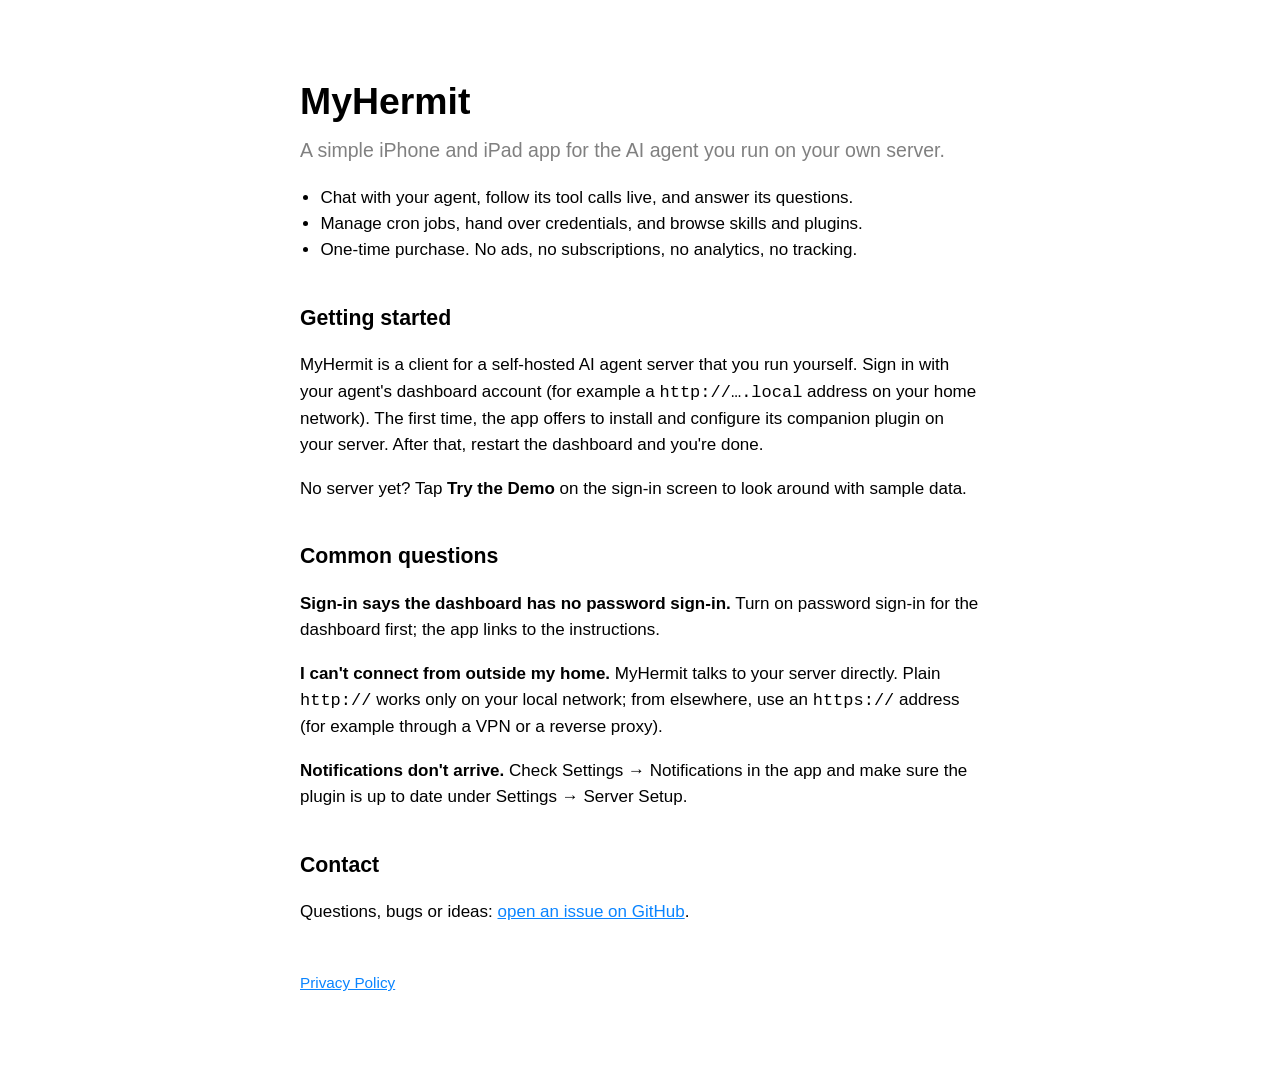
<file: index.html>
<!doctype html>
<html lang="en">
<head>
<meta charset="utf-8">
<meta name="viewport" content="width=device-width, initial-scale=1">
<title>MyHermit — Support</title>
<link rel="stylesheet" href="style.css">
</head>
<body>
<h1>MyHermit</h1>
<p class="tagline">A simple iPhone and iPad app for the AI agent you run on your own server.</p>

<ul class="points">
  <li>Chat with your agent, follow its tool calls live, and answer its questions.</li>
  <li>Manage cron jobs, hand over credentials, and browse skills and plugins.</li>
  <li>One-time purchase. No ads, no subscriptions, no analytics, no tracking.</li>
</ul>

<h2>Getting started</h2>
<p>MyHermit is a client for a self-hosted AI agent server that you run yourself.
Sign in with your agent's dashboard account (for example a <code>http://….local</code> address on your home network).
The first time, the app offers to install and configure its companion plugin on your server. After that, restart the dashboard and you're done.</p>
<p>No server yet? Tap <strong>Try the Demo</strong> on the sign-in screen to look around with sample data.</p>

<h2>Common questions</h2>
<p><strong>Sign-in says the dashboard has no password sign-in.</strong> Turn on password sign-in for the dashboard first; the app links to the instructions.</p>
<p><strong>I can't connect from outside my home.</strong> MyHermit talks to your server directly. Plain <code>http://</code> works only on your local network; from elsewhere, use an <code>https://</code> address (for example through a VPN or a reverse proxy).</p>
<p><strong>Notifications don't arrive.</strong> Check Settings → Notifications in the app and make sure the plugin is up to date under Settings → Server Setup.</p>

<h2>Contact</h2>
<p>Questions, bugs or ideas: <a href="https://github.com/rosienhg/myhermit-site/issues">open an issue on GitHub</a>.</p>

<footer><a href="privacy.html">Privacy Policy</a></footer>
</body>
</html>
</file>
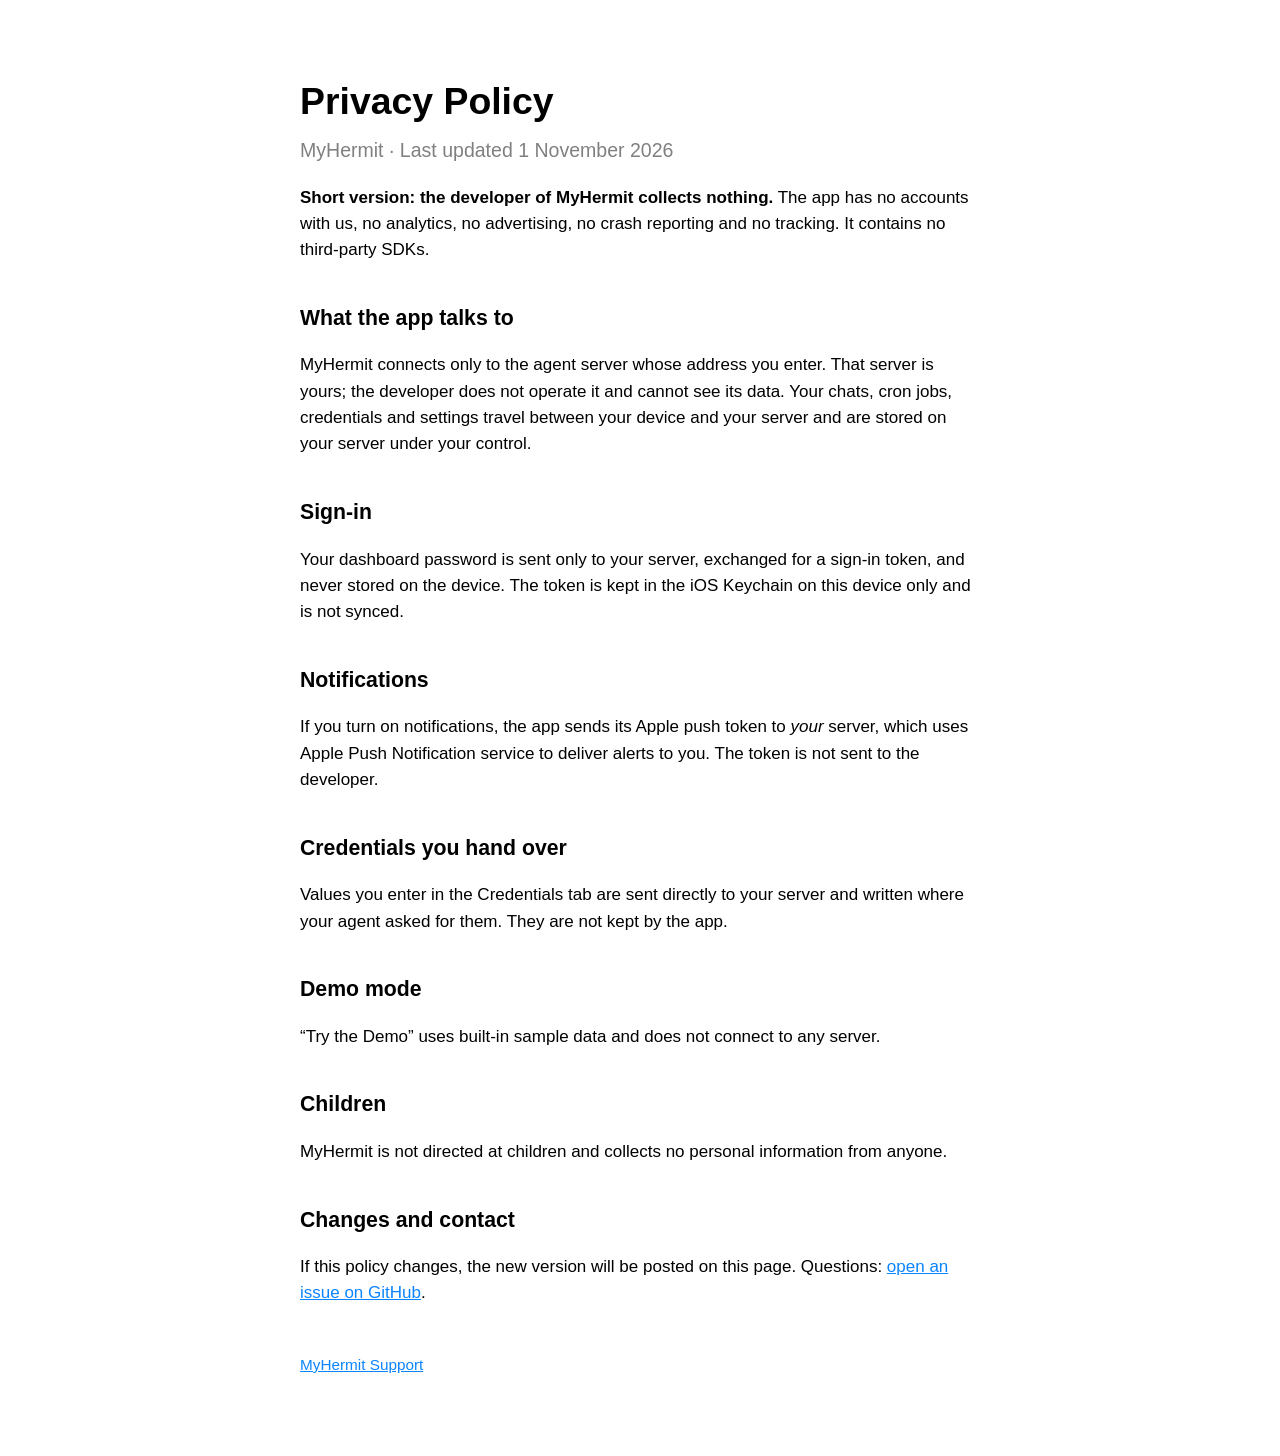
<file: privacy.html>
<!doctype html>
<html lang="en">
<head>
<meta charset="utf-8">
<meta name="viewport" content="width=device-width, initial-scale=1">
<title>MyHermit — Privacy Policy</title>
<link rel="stylesheet" href="style.css">
</head>
<body>
<h1>Privacy Policy</h1>
<p class="tagline">MyHermit · Last updated 1 November 2026</p>

<p><strong>Short version: the developer of MyHermit collects nothing.</strong> The app has no accounts with us, no analytics, no advertising, no crash reporting and no tracking. It contains no third-party SDKs.</p>

<h2>What the app talks to</h2>
<p>MyHermit connects only to the agent server whose address you enter. That server is yours; the developer does not operate it and cannot see its data.
Your chats, cron jobs, credentials and settings travel between your device and your server and are stored on your server under your control.</p>

<h2>Sign-in</h2>
<p>Your dashboard password is sent only to your server, exchanged for a sign-in token, and never stored on the device.
The token is kept in the iOS Keychain on this device only and is not synced.</p>

<h2>Notifications</h2>
<p>If you turn on notifications, the app sends its Apple push token to <em>your</em> server, which uses Apple Push Notification service to deliver alerts to you.
The token is not sent to the developer.</p>

<h2>Credentials you hand over</h2>
<p>Values you enter in the Credentials tab are sent directly to your server and written where your agent asked for them. They are not kept by the app.</p>

<h2>Demo mode</h2>
<p>“Try the Demo” uses built-in sample data and does not connect to any server.</p>

<h2>Children</h2>
<p>MyHermit is not directed at children and collects no personal information from anyone.</p>

<h2>Changes and contact</h2>
<p>If this policy changes, the new version will be posted on this page.
Questions: <a href="https://github.com/rosienhg/myhermit-site/issues">open an issue on GitHub</a>.</p>

<footer><a href="index.html">MyHermit Support</a></footer>
</body>
</html>
</file>
<file: style.css>
:root { color-scheme: light dark; --accent: #0a84ff; }
body { font: 17px/1.55 -apple-system, BlinkMacSystemFont, "Segoe UI", sans-serif; max-width: 680px; margin: 0 auto; padding: 48px 20px 80px; }
h1 { font-size: 2.2em; margin-bottom: 0.1em; }
h2 { margin-top: 1.8em; font-size: 1.25em; }
.tagline { color: GrayText; font-size: 1.15em; margin-top: 0; }
a { color: var(--accent); }
ul.points { padding-left: 1.2em; }
footer { margin-top: 3em; font-size: 0.9em; color: GrayText; }
</file>
